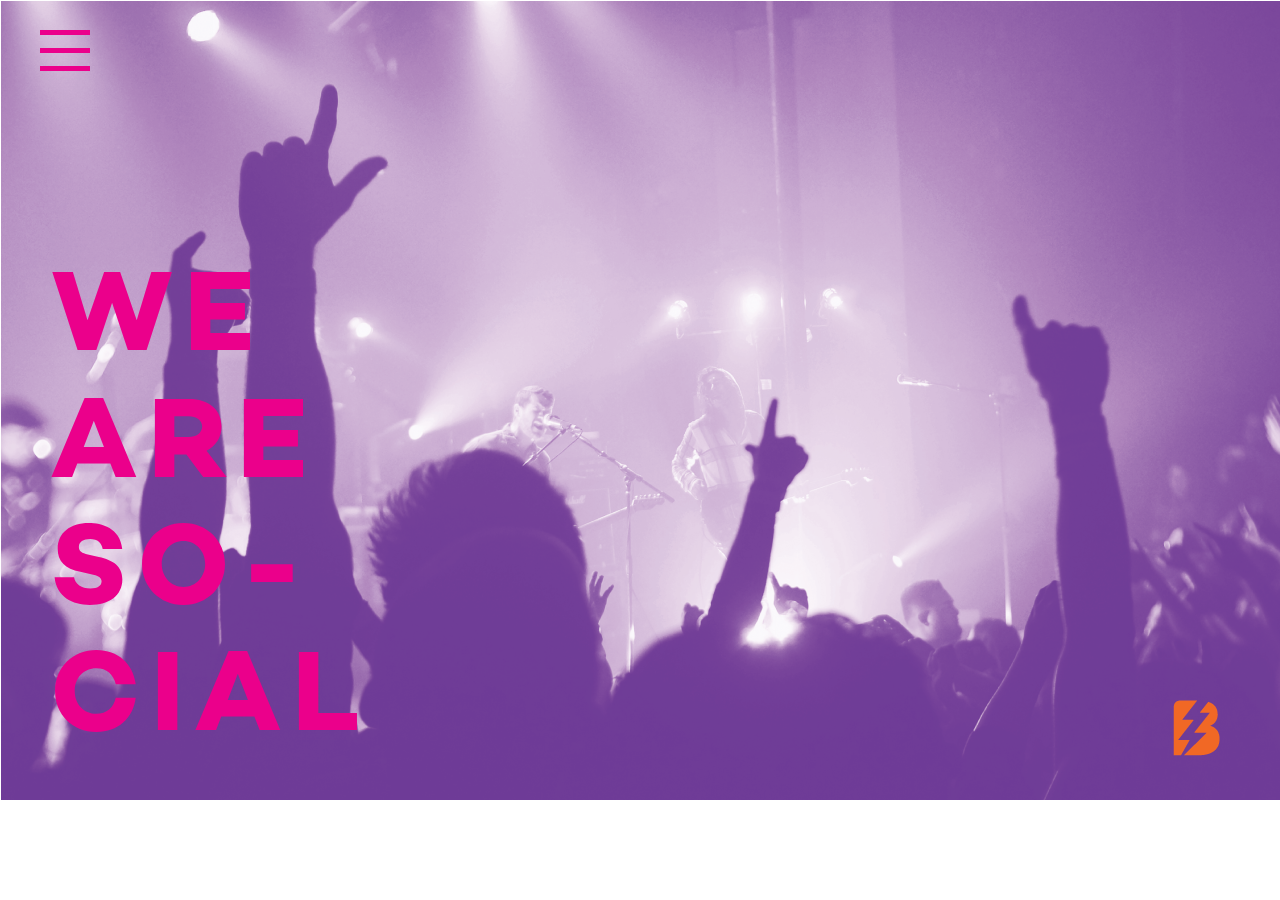
<file: index.html>
<!DOCTYPE html>
<html>
    <head>
        <title>BOLT</title>
        <meta name="description" content="A Social Media Event Planing App">
        <!--<link rel="stylesheet" href="main.scss">-->
        <link rel="icon" type="image/png" href="Images/Bolt-logo.png">
        <link rel="stylesheet" href="main.css">
        <link rel="stylesheet" href="https://maxcdn.bootstrapcdn.com/bootstrap/3.3.4/css/bootstrap.min.css">
        
       <script src="https://ajax.googleapis.com/ajax/libs/jquery/2.1.3/jquery.min.js"></script>
        <script src="https://ajax.googleapis.com/ajax/libs/jquery/1.11.2/jquery.min.js"></script>
        <script type="text/javascript" src="main.js"></script>
    </head>
    <header>
    
    </header>
    <body class="home-body container-fluid">
        <div class="row">
                <div class="button button-box col-md-2">
                    <div class="button-holder">
                <div id="button">
                    <div id="bar-top" class="bar"></div>
                    <div id="bar-middle" class="bar"></div>
                    <div id="bar-bottom" class="bar"></div>
                </div>
                    </div>
                </div>
            <article id="emptySpace" class="col-md-8 col-xs-0">
            </article>
        </div>
        <div class="row">
            <aside class="col-md-0">
                <div class="sideMenu hidden">
                    <nav>
                        <ul>
                            <li id="first" class="nav-line"></li>
                            <a href="index.html"><li>Home</li></a>
                            <li class="nav-line"></li>
                            <a href="creators.html"><li>Creators</li></a>
                            <li class="nav-line"></li>
                            <a href="bolt-is.html"><li>Bolt is</li></a>
                            <li class="nav-line"></li>
                            <a href="testimonials.html"><li>Testimonials</li></a>
                            <li class="nav-line"></li>
                            <a href="FAQ+support.html"><li>Faq <b id="plusSign">+</b> Support</li></a>
                            <li id="last" class="nav-line"></li>
                        </ul>
                    </nav>
                </aside>
        <aside class="col-md-5 col-xs-6 home-title main-content">
            <h1>We are So-cial</h1>
        </aside>
            <article id="emptySpace" class="empty-space col-md-6 col-xs-0">
            </article>
            <div class="row">
                <img id="boltLogo" src="Images/Bolt-logo.png">
            </div>
         </div>
        <footer>
        </footer>
    </body>
</html>
</file>
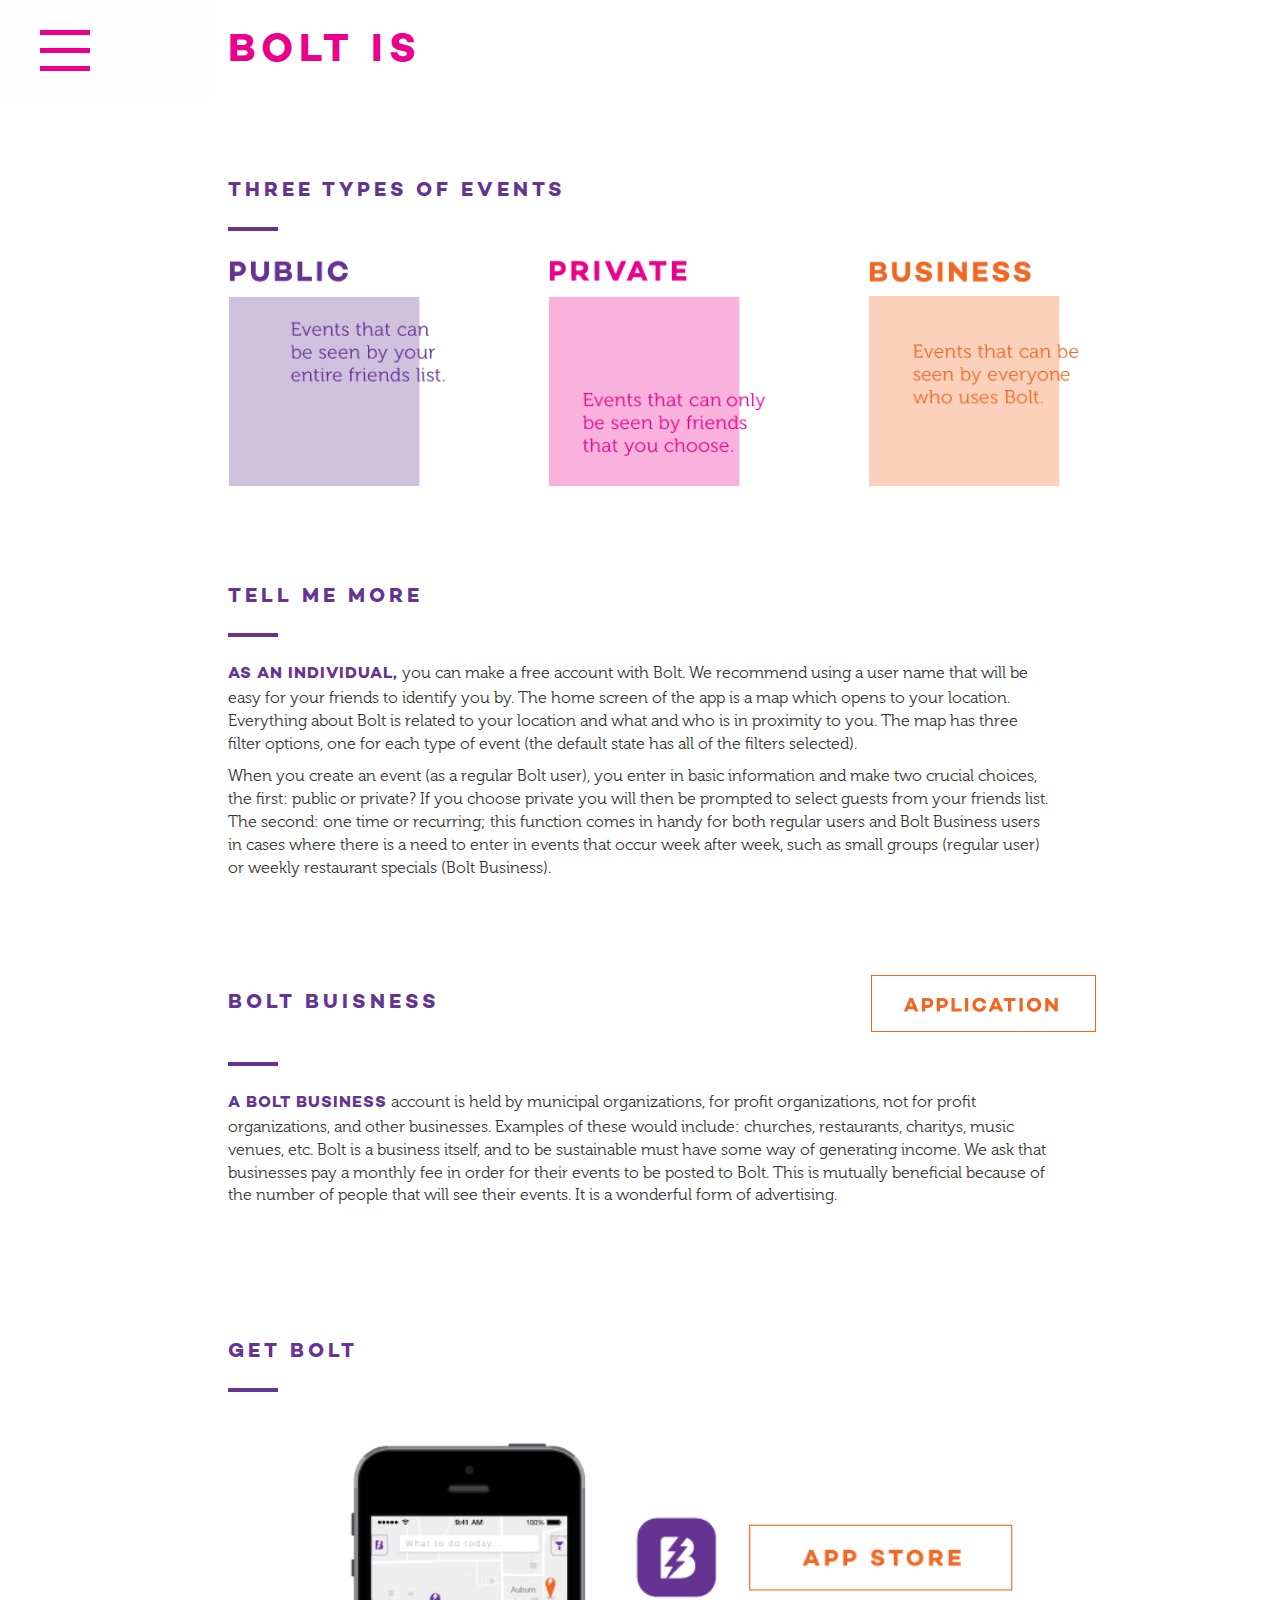
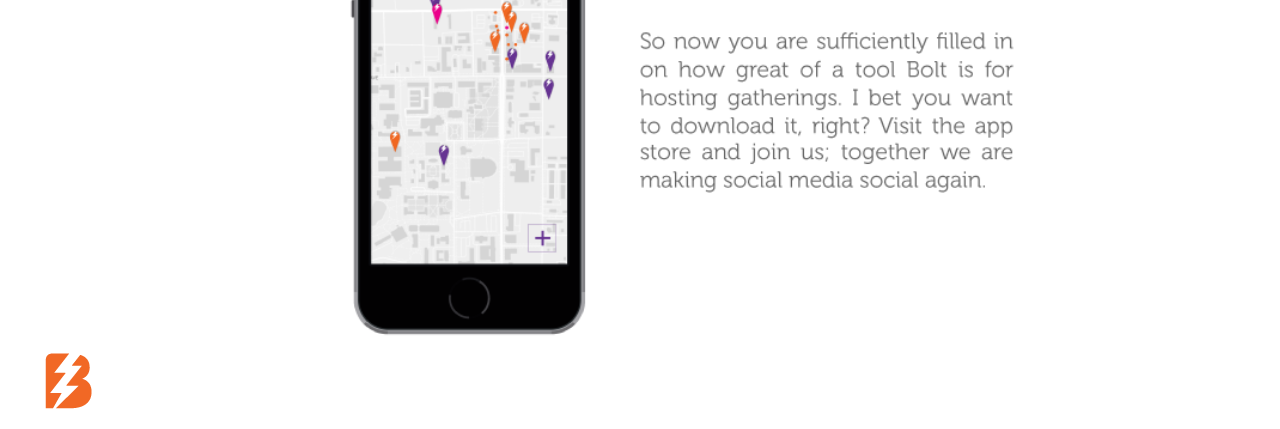
<file: bolt-is.html>
<!DOCTYPE html>
<html>
    <head>
        <title>BOLT-BOLT-IS</title>
        <meta name="description" content="A Social Media Event Planing App">
        <!--<link rel="stylesheet" href="main.scss">-->
        <link rel="icon" type="image/png" href="Images/Bolt-logo.png">
        <link rel="stylesheet" href="main.css">
        <link rel="stylesheet" href="https://maxcdn.bootstrapcdn.com/bootstrap/3.3.4/css/bootstrap.min.css">
        
       <script src="https://ajax.googleapis.com/ajax/libs/jquery/2.1.3/jquery.min.js"></script>
        <script src="https://ajax.googleapis.com/ajax/libs/jquery/1.11.2/jquery.min.js"></script>
        <script type="text/javascript" src="main.js"></script>
    </head>
    <header>
    
    </header>
    <body class="container-fluid">
        <div class="row">
                <div class="button button-box col-md-2">
                    <div class="button-holder">
                <div id="button">
                    <div id="bar-top" class="bar"></div>
                    <div id="bar-middle" class="bar"></div>
                    <div id="bar-bottom" class="bar"></div>
                </div>
                    </div>
                </div>
            <article id="emptySpace" class="col-md-8">
                <h1 id="title">Bolt is</h1>
            </article>
        </div>
        <div class="row">
            <aside class="col-md-0">
                <div class="sideMenu hidden">
                    <nav>
                        <ul>
                            <li id="first" class="nav-line"></li>
                            <a href="index.html"><li>Home</li></a>
                            <li class="nav-line"></li>
                            <a href="creators.html"><li>Creators</li></a>
                            <li class="nav-line"></li>
                            <a href="bolt-is.html"><li>Bolt is</li></a>
                            <li class="nav-line"></li>
                            <a href="testimonials.html"><li>Testimonials</li></a>
                            <li class="nav-line"></li>
                            <a href="FAQ+support.html"><li>Faq <b id="plusSign">+</b> Support</li></a>
                            <li id="last" class="nav-line"></li>
                        </ul>
                    </nav>
                    <div class="nav-vert-line-test"></div>
                    </div>
                </aside>
            <article class="create-space2 col-md-2"></article>
            <article class="sub-title col-md-10">
                    <h2 id="subTitle">Three types of events</h2>
                </article>
            <article class="create-space2 col-md-2"></article>
            <article class="sub-title line-is col-md-10">
                    <div id="lineIs"></div>
                </article>
            <article class="create-space2 col-md-2"></article>
            <article class="col-md-2">
                <img src="Images/Boltis_public.png" width="120%" height="120%">
            </article>
            <article class="col-md-1"></article>
            <article class="col-md-2">
                <img src="Images/Boltis_private.png" width="120%" height="120%">
            </article>
            <article class="col-md-1"></article>
            <article class="col-md-2">
                <img src="Images/Boltis_Business.png" width="120%" height="120%">
            </article>
            <article class="create-box col-md-2"></article>
            <article class="create-space2 col-md-2"></article>
            <article class="sub-title col-md-10">
                    <h2 id="subTitle">Tell me more</h2>
                </article>
            <article class="create-space2 col-md-2"></article>
            <article class="sub-title line-is col-md-10">
                    <div id="lineIs"></div>
                </article>
            <article class="create-space2 col-md-2"></article>
            <article class="bolt-is-piece col-md-8">
                <p class="is-content"><b id="isBold">AS AN INDIVIDUAL,</b> you can make a free account with Bolt. We recommend using a user name that will be easy for your friends to identify you by. The home screen of the app is a map which opens to your location. Everything about Bolt is related to your location and what and who is in proximity to you. The map has three filter options, one for each type of event (the default state has all of the filters selected).</p> 

<p class="is-content">When you create an event (as a regular Bolt user), you enter in basic information and make two crucial choices, the first: public or private? If you choose private you will then be prompted to select guests from your friends list. The second: one time or recurring; this function comes in handy for both regular users and Bolt Business users in cases where there is a need to enter in events that occur week after week, such as small groups (regular user) or weekly restaurant specials (Bolt Business). </p>
            </article>
            <article class="create-box col-md-2"></article>
            <article class="create-space2 col-md-2"></article>
            <article class="sub-title2 col-md-6">
                    <h2 id="subTitle">Bolt buisness</h2>
                </article>
            <article class="application-button col-md-4">
                <img id="appButton" src="Images/Boltis_applicationbutton.png">
            </article>
            <article class="create-space2 col-md-2"></article>
            <article class="sub-title line-is col-md-10">
                    <div id="lineIs"></div>
                </article>
            <article class="create-space2 col-md-2"></article>
            <article class="bolt-is-piece col-md-8">
                <p class="is-content"><b id="isBold">A BOLT BUSINESS</b>  account is held by municipal organizations, for profit organizations, not for profit organizations, and other businesses. Examples of these would include: churches, restaurants, charitys, music venues, etc. Bolt is a business itself, and to be sustainable must have some way of generating income. We ask that businesses pay a monthly fee in order for their events to be posted to Bolt. This is mutually beneficial because of the number of people that will see their events. It is a wonderful form of advertising.</p> 
            </article>
            <article class="create-box col-md-2"></article>
             <article class="create-space2 col-md-2"></article>
            <article class="sub-title col-md-10">
                    <h2 id="subTitleGetBolt">get bolt</h2>
                </article>
            <article class="create-space2 col-md-2"></article>
            <article class="sub-title line-is col-md-10">
                    <div id="lineIs"></div>
                </article>
            <article class="create-space3 col-md-3"></article>
            <article class="bolt-is-piece2 col-md-8">
                <img src="Images/Boltis_appblock.png" width="85%" height="85%">
            </article>
            </div>
        <div class="row">
            <img id="logoPages" class="logo-on-page" src="Images/Bolt-logo.png">
        </div>
        </body>
    </html>
</file>
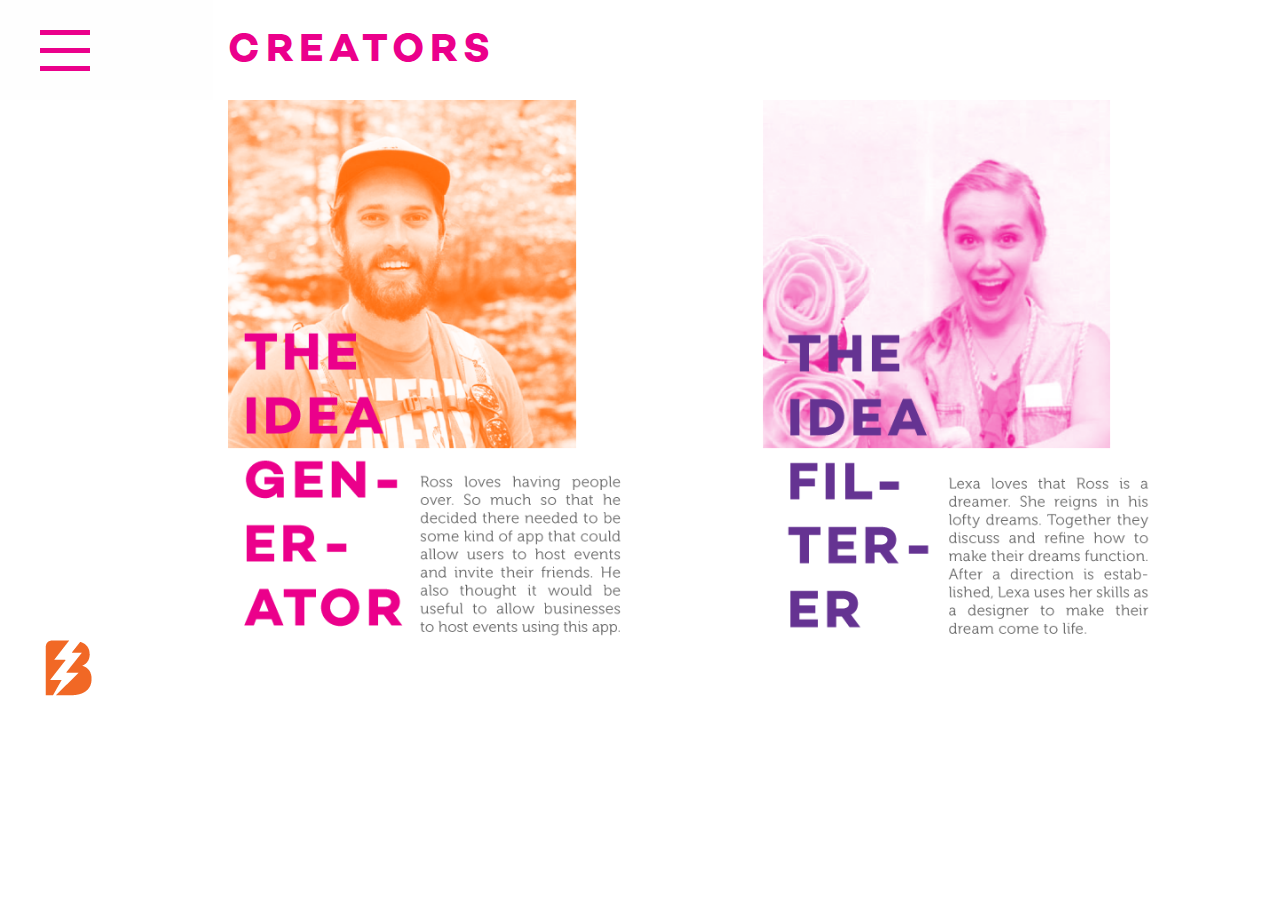
<file: creators.html>
<!DOCTYPE html>
<html>
    <head>
        <title>BOLT-CREATORS</title>
        <meta name="description" content="A Social Media Event Planing App">
        <!--<link rel="stylesheet" href="main.scss">-->
        <link rel="icon" type="image/png" href="Images/Bolt-logo.png">
        <link rel="stylesheet" href="main.css">
        <link rel="stylesheet" href="https://maxcdn.bootstrapcdn.com/bootstrap/3.3.4/css/bootstrap.min.css">
        
       <script src="https://ajax.googleapis.com/ajax/libs/jquery/2.1.3/jquery.min.js"></script>
        <script src="https://ajax.googleapis.com/ajax/libs/jquery/1.11.2/jquery.min.js"></script>
        <script type="text/javascript" src="main.js"></script>
    </head>
    <header>
    
    </header>
    <body class="container-fluid">
        <div class="row">
                <div class="button button-box col-md-2">
                    <div class="button-holder">
                <div id="button">
                    <div id="bar-top" class="bar"></div>
                    <div id="bar-middle" class="bar"></div>
                    <div id="bar-bottom" class="bar"></div>
                </div>
                    </div>
                </div>
            <article id="emptySpace" class="col-md-8">
                <h1 id="title">Creators</h1>
            </article>
        </div>
        <div class="row">
            <aside class="col-md-0">
                <div class="sideMenu hidden">
                    <nav>
                        <ul>
                            <li id="first" class="nav-line"></li>
                            <a href="index.html"><li>Home</li></a>
                            <li class="nav-line"></li>
                            <a href="creators.html"><li>Creators</li></a>
                            <li class="nav-line"></li>
                            <a href="bolt-is.html"><li>Bolt is</li></a>
                            <li class="nav-line"></li>
                            <a href="testimonials.html"><li>Testimonials</li></a>
                            <li class="nav-line"></li>
                            <a href="FAQ+support.html"><li>Faq <b id="plusSign">+</b> Support</li></a>
                            <li id="last" class="nav-line"></li>
                        </ul>
                    </nav>
                    <div class="nav-vert-line"></div>
                    </div>
                </aside>
            <article class="create-space2 col-md-2"></article>
            <article class="col-md-4">
                <img src="Images/Creators_ross.png" width="100%" height="100%">
            </article>
            <article class="create-space1 col-md-1"></article>
            <article class="col-md-4">
                <img src="Images/Creators_lexa.png" width="100%" height="100%">
            </article>
            </div>
        <div class="row">
            <img id="logoPages" class="logo-on-page" src="Images/Bolt-logo.png">
        </div>
        </body>
    </html>
</file>
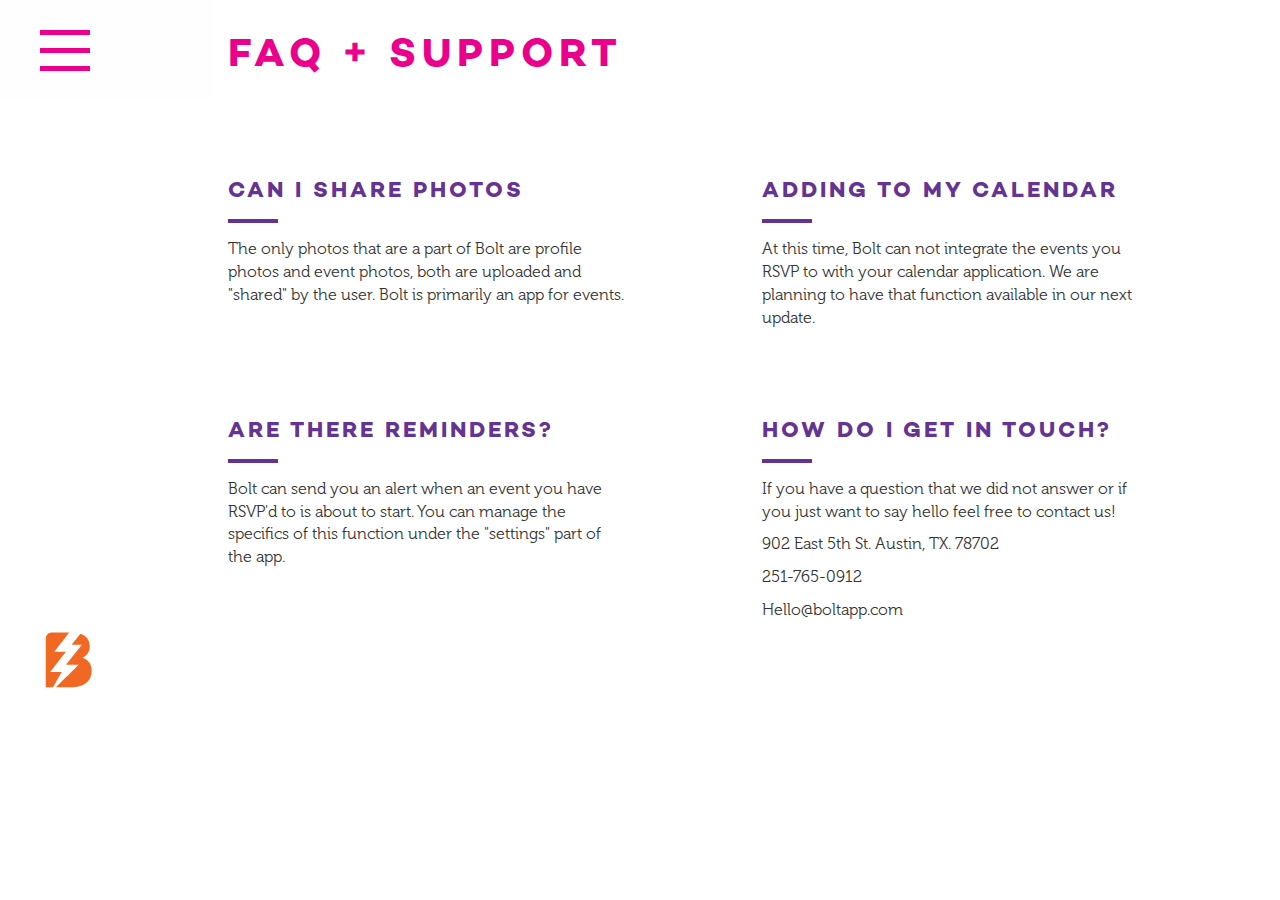
<file: FAQ+support.html>
<!DOCTYPE html>
<html>
    <head>
        <title>BOLT-FAQ+SUPPORT</title>
        <meta name="description" content="A Social Media Event Planing App">
        <!--<link rel="stylesheet" href="main.scss">-->
        <link rel="icon" type="image/png" href="Images/Bolt-logo.png">
        <link rel="stylesheet" href="main.css">
        <link rel="stylesheet" href="https://maxcdn.bootstrapcdn.com/bootstrap/3.3.4/css/bootstrap.min.css">
       <script src="https://ajax.googleapis.com/ajax/libs/jquery/2.1.3/jquery.min.js"></script>
        <script src="https://ajax.googleapis.com/ajax/libs/jquery/1.11.2/jquery.min.js"></script>
        <script type="text/javascript" src="main.js"></script>
    </head>
    <header>
    
    </header>
    <body class="container-fluid">
        <div class="row">
                <div class="button button-box col-md-2">
                    <div class="button-holder">
                <div id="button">
                    <div id="bar-top" class="bar"></div>
                    <div id="bar-middle" class="bar"></div>
                    <div id="bar-bottom" class="bar"></div>
                </div>
                    </div>
                </div>
            <article id="emptySpace" class="col-md-8">
                <h1 id="title">faq <b id="plusSign">+</b> support</h1>
            </article>
        </div>
        <div class="row">
            <aside class="col-md-0">
                <div class="sideMenu hidden">
                    <nav>
                        <ul>
                            <li id="first" class="nav-line"></li>
                            <a href="index.html"><li>Home</li></a>
                            <li class="nav-line"></li>
                            <a href="creators.html"><li>Creators</li></a>
                            <li class="nav-line"></li>
                            <a href="bolt-is.html"><li>Bolt is</li></a>
                            <li class="nav-line"></li>
                            <a href="testimonials.html"><li>Testimonials</li></a>
                            <li class="nav-line"></li>
                            <a href="FAQ+support.html"><li>Faq <b id="plusSign">+</b> Support</li></a>
                            <li id="last" class="nav-line"></li>
                        </ul>
                    </nav>
                    <div class="nav-vert-line-faq"></div>
                    </div>
                </aside>
            <article class="create-space2 col-md-2"></article>
            <article class="sub-title col-md-4">
                    <h2 id="subTitleFaq">Can I share photos</h2>
                </article>
            <article class="create-space1 col-md-1"></article>
            <article class="sub-title col-md-4">
                    <h2 id="subTitleFaq">Adding to my calendar</h2>
                </article>
             <article class="create-space2 col-md-2"></article>
            <article class="sub-title line-is col-md-4">
                    <div id="lineIsFaq"></div>
                </article>
             <article class="create-space1 col-md-1"></article>
            <article class="sub-title line-is col-md-4">
                    <div id="lineIsFaq"></div>
                </article>
            <article class="create-space2 col-md-2"></article>
                <article class="content-text col-md-4">
                    <p id="contText">The only photos that are a part of Bolt are profile photos and event photos, both are uploaded and &#34shared&#34 by the user.  Bolt is primarily an app for events. </p>
                </article>
            <article class="create-space1 col-md-1"></article>
            <article class="content-text col-md-4">
                    <p id="contText">At this time, Bolt can not integrate the events you RSVP to with your calendar application. We are planning to have that function available in our next update.  </p>
                </article>
            <article class="create-space2 col-md-2"></article>
            <article class="sub-title col-md-4">
                    <h2 id="subTitleFaq">are there reminders?</h2>
                </article>
            <article class="create-space1 col-md-1"></article>
            <article class="sub-title col-md-4">
                    <h2 id="subTitleFaq">how do i get in touch?</h2>
                </article>
             <article class="create-space2 col-md-2"></article>
            <article class="sub-title line-is col-md-4">
                    <div id="lineIsFaq"></div>
                </article>
             <article class="create-space1 col-md-1"></article>
            <article class="sub-title line-is col-md-4">
                    <div id="lineIsFaq"></div>
                </article>
            <article class="create-space2 col-md-2"></article>
                <article class="content-text col-md-4">
                    <p id="contText">Bolt can send you an alert when an event you have RSVP&#39d to is about to start. You can manage the specifics of this function under the &#34settings&#34 part of the app.  </p>
                </article>
            <article class="create-space1 col-md-1"></article>
            <article class="content-text col-md-4">
                    <p id="contText">If you have a question that we did not answer or if you just want to say hello feel free to contact us!</p>

<p id="contText">902 East 5th St. Austin, TX. 78702</p>

<p id="contText">251-765-0912</p>

<p id="contText">Hello@boltapp.com</p>
                </article>
            </div>
        <div class="row">
            <img id="logoPages" class="logo-on-page" src="Images/Bolt-logo.png">
        </div>
        </body>
    </html>
</file>
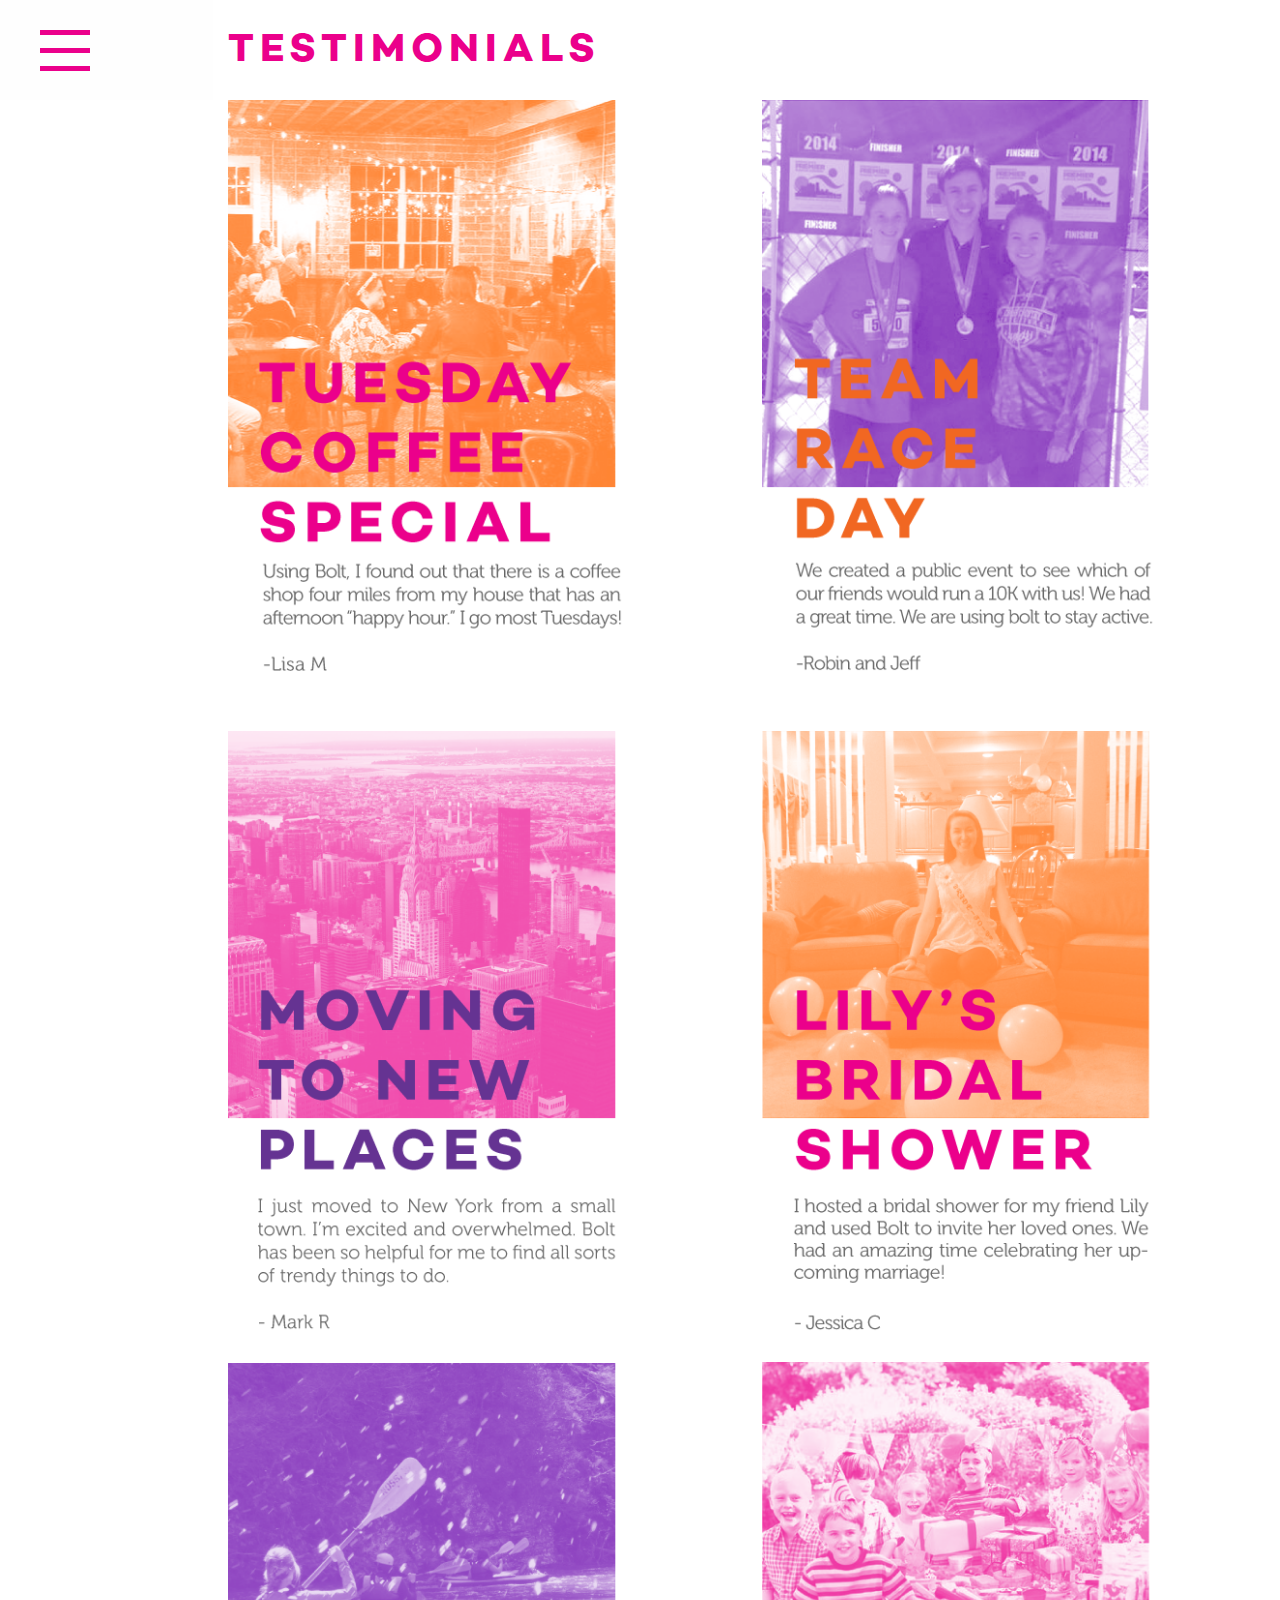
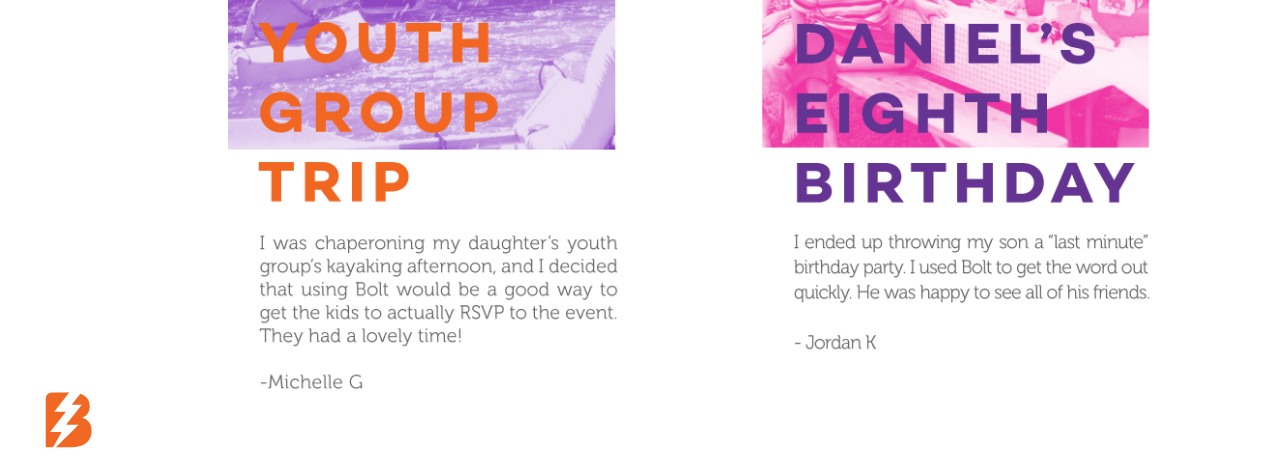
<file: testimonials.html>
<!DOCTYPE html>
<html>
    <head>
        <title>BOLT-TESTIMONIALS</title>
        <meta name="description" content="A Social Media Event Planing App">
        <!--<link rel="stylesheet" href="main.scss">-->
        <link rel="icon" type="image/png" href="Images/Bolt-logo.png">
        <link rel="stylesheet" href="main.css">
        <link rel="stylesheet" href="https://maxcdn.bootstrapcdn.com/bootstrap/3.3.4/css/bootstrap.min.css">
        
       <script src="https://ajax.googleapis.com/ajax/libs/jquery/2.1.3/jquery.min.js"></script>
        <script src="https://ajax.googleapis.com/ajax/libs/jquery/1.11.2/jquery.min.js"></script>
        <script type="text/javascript" src="main.js"></script>
    </head>
    <header>
    
    </header>
    <body class="container-fluid">
        <div class="row">
                <div class="button button-box col-md-2">
                    <div class="button-holder">
                <div id="button">
                    <div id="bar-top" class="bar"></div>
                    <div id="bar-middle" class="bar"></div>
                    <div id="bar-bottom" class="bar"></div>
                </div>
                    </div>
                </div>
            <article id="emptySpace" class="col-md-8">
                <h1 id="title">Testimonials</h1>
            </article>
        </div>
        <div class="row">
            <aside class="col-md-0">
                <div class="sideMenu hidden">
                    <nav>
                        <ul>
                            <li id="first" class="nav-line"></li>
                            <a href="index.html"><li>Home</li></a>
                            <li class="nav-line"></li>
                            <a href="creators.html"><li>Creators</li></a>
                            <li class="nav-line"></li>
                            <a href="bolt-is.html"><li>Bolt is</li></a>
                            <li class="nav-line"></li>
                            <a href="testimonials.html"><li>Testimonials</li></a>
                            <li class="nav-line"></li>
                            <a href="FAQ+support.html"><li>Faq <b id="plusSign">+</b> Support</li></a>
                            <li id="last" class="nav-line"></li>
                        </ul>
                    </nav>
                    <div class="nav-vert-line-test"></div>
                    </div>
                </aside>
            <article class="create-space2 col-md-2"></article>
            <article class="col-md-4">
                <img src="Images/Testimonials_Coffee.png" width="100%" height="100%">
            </article>
            <article class="create-space1 col-md-1"></article>
            <article class="col-md-4">
                <img src="Images/Testimonials_Race.png" width="100%" height="100%">
            </article>
            
            <article class="create-space2 col-md-2"></article>
            <article class="col-md-4">
                <img src="Images/Testimonial_NewYork.png" width="100%" height="100%">
            </article>
            <article class="create-space1 col-md-1"></article>
            <article class="col-md-4">
                <img src="Images/Testimonials_Lily.png" width="100%" height="100%">
            </article>
            
            <article class="create-space2 col-md-2"></article>
            <article class="col-md-4">
                <img src="Images/Testimonials_Youth.png" width="100%" height="100%">
            </article>
            <article class="create-space1 col-md-1"></article>
            <article class="col-md-4">
                <img src="Images/Testimonial_Daniel.png" width="100%" height="100%">
            </article>
            </div>
        <div class="row">
            <img id="logoPages" class="logo-on-page" src="Images/Bolt-logo.png">
        </div>
        </body>
    </html>
</file>
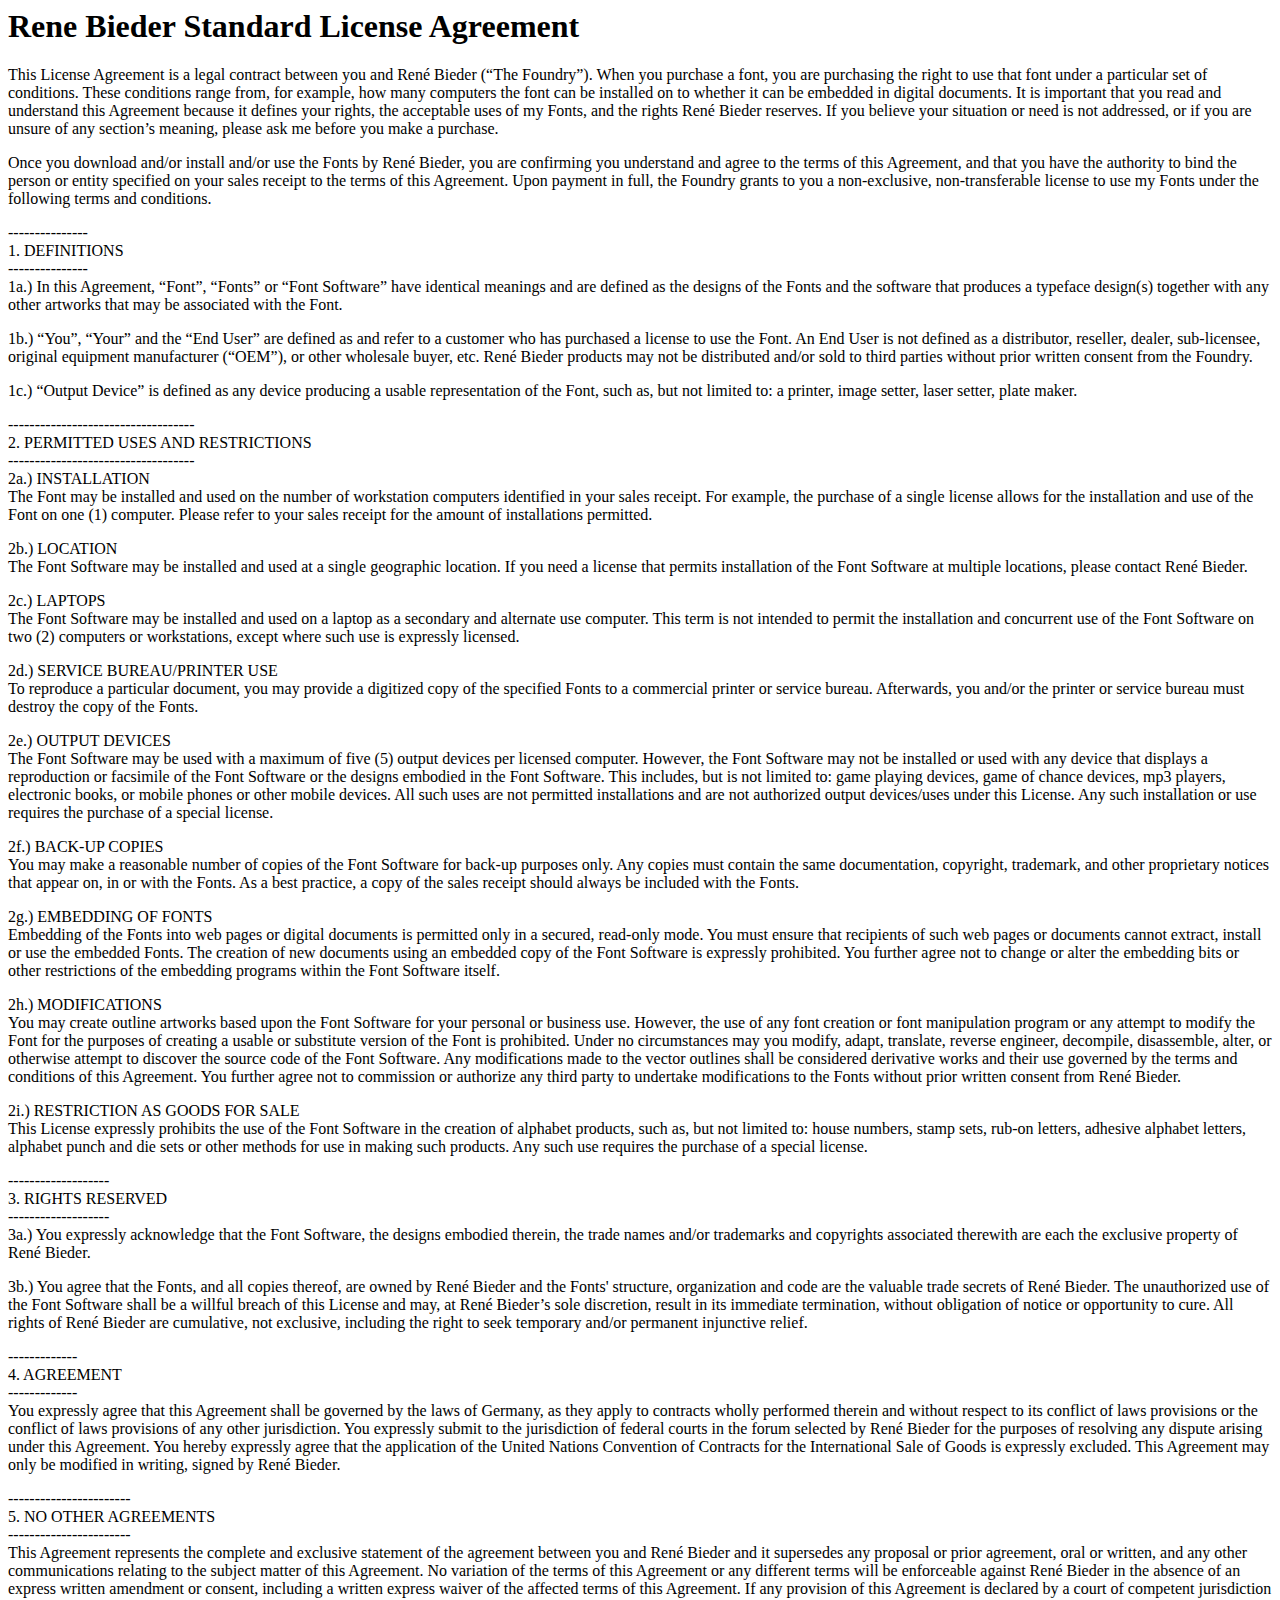
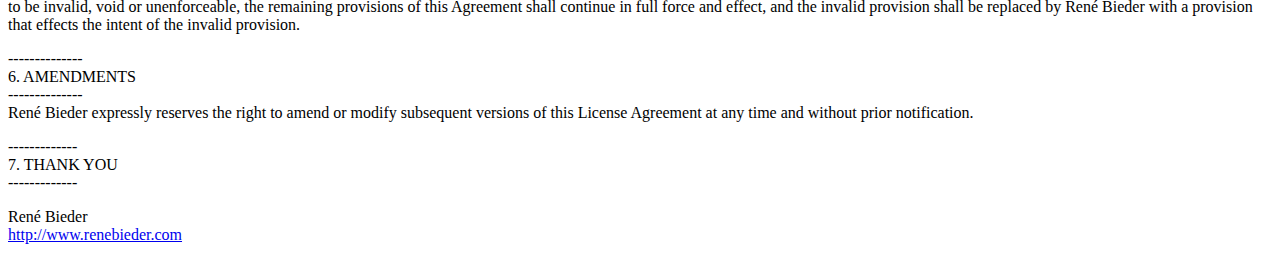
<file: Campton Light DEMO/Licenses/Rene Bieder Standard License Agreement.html>
<html><head>
<title>Rene Bieder Standard License Agreement</title><meta http-equiv='Content-Type' content='text/html; charset=utf-8'>
</head>
<body>
<h1>Rene Bieder Standard License Agreement</h1><p>This License Agreement is a legal contract between you and René Bieder (&#8220;The Foundry&#8221;). When you purchase a font, you are purchasing the right to use that font under a particular set of conditions. These conditions range from, for example, how many computers the font can be installed on to whether it can be embedded in digital documents. It is important that you read and understand this Agreement because it defines your rights, the acceptable uses of my Fonts, and the rights René Bieder reserves. If you believe your situation or need is not addressed, or if you are unsure of any section&#8217;s meaning, please ask me before you make a purchase.</p>
<p>Once you download and/or install and/or use the Fonts by René Bieder, you are confirming you understand and agree to the terms of this Agreement, and that you have the authority to bind the person or entity specified on your sales receipt to the terms of this Agreement. Upon payment in full, the Foundry grants to you a non-exclusive, non-transferable license to use my Fonts under the following terms and conditions.</p>
<p>---------------<br>
1. DEFINITIONS<br>
---------------<br>
1a.) In this Agreement, &#8220;Font&#8221;, &#8220;Fonts&#8221; or &#8220;Font Software&#8221; have identical meanings and are defined as the designs of the Fonts and the software that produces a typeface design(s) together with any other artworks that may be associated with the Font. </p>
<p>1b.) &#8220;You&#8221;, &#8220;Your&#8221; and the &#8220;End User&#8221; are defined as and refer to a customer who has purchased a license to use the Font. An End User is not defined as a distributor, reseller, dealer, sub-licensee, original equipment manufacturer (&#8220;OEM&#8221;), or other wholesale buyer, etc. René Bieder products may not be distributed and/or sold to third parties without prior written consent from the Foundry. </p>
<p>1c.) &#8220;Output Device&#8221; is defined as any device producing a usable representation of the Font, such as, but not limited to: a printer, image setter, laser setter, plate maker.  </p>
<p>-----------------------------------<br>
2. PERMITTED USES AND RESTRICTIONS<br>
-----------------------------------<br>
2a.) INSTALLATION <br>
The Font may be installed and used on the number of workstation computers identified in your sales receipt. For example, the purchase of a single license allows for the installation and use of the Font on one (1) computer. Please refer to your sales receipt for the amount of installations permitted.</p>
<p>2b.) LOCATION <br>
The Font Software may be installed and used at a single geographic location. If you need a license that permits installation of the Font Software at multiple locations, please contact René Bieder. </p>
<p>2c.) LAPTOPS<br>
The Font Software may be installed and used on a laptop as a secondary and alternate use computer. This term is not intended to permit the installation and concurrent use of the Font Software on two (2) computers or workstations, except where such use is expressly licensed.</p>
<p>2d.) SERVICE BUREAU/PRINTER USE <br>
To reproduce a particular document, you may provide a digitized copy of the specified Fonts to a commercial printer or service bureau. Afterwards, you and/or the printer or service bureau must destroy the copy of the Fonts. </p>
<p>2e.) OUTPUT DEVICES<br>
The Font Software may be used with a maximum of five (5) output devices per licensed computer. However, the Font Software may not be installed or used with any device that displays a reproduction or facsimile of the Font Software or the designs embodied in the Font Software. This includes, but is not limited to: game playing devices, game of chance devices, mp3 players, electronic books, or mobile phones or other mobile devices. All such uses are not permitted installations and are not authorized output devices/uses under this License. Any such installation or use requires the purchase of a special license.</p>
<p>2f.) BACK-UP COPIES<br>
You may make a reasonable number of copies of the Font Software for back-up purposes only. Any copies must contain the same documentation, copyright, trademark, and other proprietary notices that appear on, in or with the Fonts. As a best practice, a copy of the sales receipt should always be included with the Fonts.</p>
<p>2g.) EMBEDDING OF FONTS <br>
Embedding of the Fonts into web pages or digital documents is permitted only in a secured, read-only mode. You must ensure that recipients of such web pages or documents cannot extract, install or use the embedded Fonts. The creation of new documents using an embedded copy of the Font Software is expressly prohibited. You further agree not to change or alter the embedding bits or other restrictions of the embedding programs within the Font Software itself.</p>
<p>2h.) MODIFICATIONS <br>
You may create outline artworks based upon the Font Software for your personal or business use. However, the use of any font creation or font manipulation program or any attempt to modify the Font for the purposes of creating a usable or substitute version of the Font is prohibited. Under no circumstances may you modify, adapt, translate, reverse engineer, decompile, disassemble, alter, or otherwise attempt to discover the source code of the Font Software. Any modifications made to the vector outlines shall be considered derivative works and their use governed by the terms and conditions of this Agreement. You further agree not to commission or authorize any third party to undertake modifications to the Fonts without prior written consent from René Bieder. </p>
<p>2i.) RESTRICTION AS GOODS FOR SALE<br>
This License expressly prohibits the use of the Font Software in the creation of alphabet products, such as, but not limited to: house numbers, stamp sets, rub-on letters, adhesive alphabet letters, alphabet punch and die sets or other methods for use in making such products. Any such use requires the purchase of a special license.</p>
<p>-------------------<br>
3. RIGHTS RESERVED <br>
-------------------<br>
3a.) You expressly acknowledge that the Font Software, the designs embodied therein, the trade names and/or trademarks and copyrights associated therewith are each the exclusive property of René Bieder. </p>
<p>3b.) You agree that the Fonts, and all copies thereof, are owned by René Bieder and the Fonts' structure, organization and code are the valuable trade secrets of René Bieder. The unauthorized use of the Font Software shall be a willful breach of this License and may, at René Bieder&#8217;s sole discretion, result in its immediate termination, without obligation of notice or opportunity to cure. All rights of René Bieder are cumulative, not exclusive, including the right to seek temporary and/or permanent injunctive relief.</p>
<p>-------------<br>
4. AGREEMENT <br>
-------------<br>
You expressly agree that this Agreement shall be governed by the laws of Germany, as they apply to contracts wholly performed therein and without respect to its conflict of laws provisions or the conflict of laws provisions of any other jurisdiction. You expressly submit to the jurisdiction of federal courts in the forum selected by René Bieder for the purposes of resolving any dispute arising under this Agreement. You hereby expressly agree that the application of the United Nations Convention of Contracts for the International Sale of Goods is expressly excluded. This Agreement may only be modified in writing, signed by René Bieder.</p>
<p>-----------------------<br>
5. NO OTHER AGREEMENTS<br>
-----------------------<br>
This Agreement represents the complete and exclusive statement of the agreement between you and René Bieder and it supersedes any proposal or prior agreement, oral or written, and any other communications relating to the subject matter of this Agreement. No variation of the terms of this Agreement or any different terms will be enforceable against René Bieder in the absence of an express written amendment or consent, including a written express waiver of the affected terms of this Agreement. If any provision of this Agreement is declared by a court of competent jurisdiction to be invalid, void or unenforceable, the remaining provisions of this Agreement shall continue in full force and effect, and the invalid provision shall be replaced by René Bieder with a provision that effects the intent of the invalid provision.</p>
<p>--------------<br>
6. AMENDMENTS<br>
--------------<br>
René Bieder expressly reserves the right to amend or modify subsequent versions of this License Agreement at any time and without prior notification.</p>
<p>-------------<br>
7. THANK YOU<br>
-------------</p>
<p>René Bieder<br>
<a href="http://www.renebieder.com">http://www.renebieder.com</a></p>
</body>
</html>
</file>
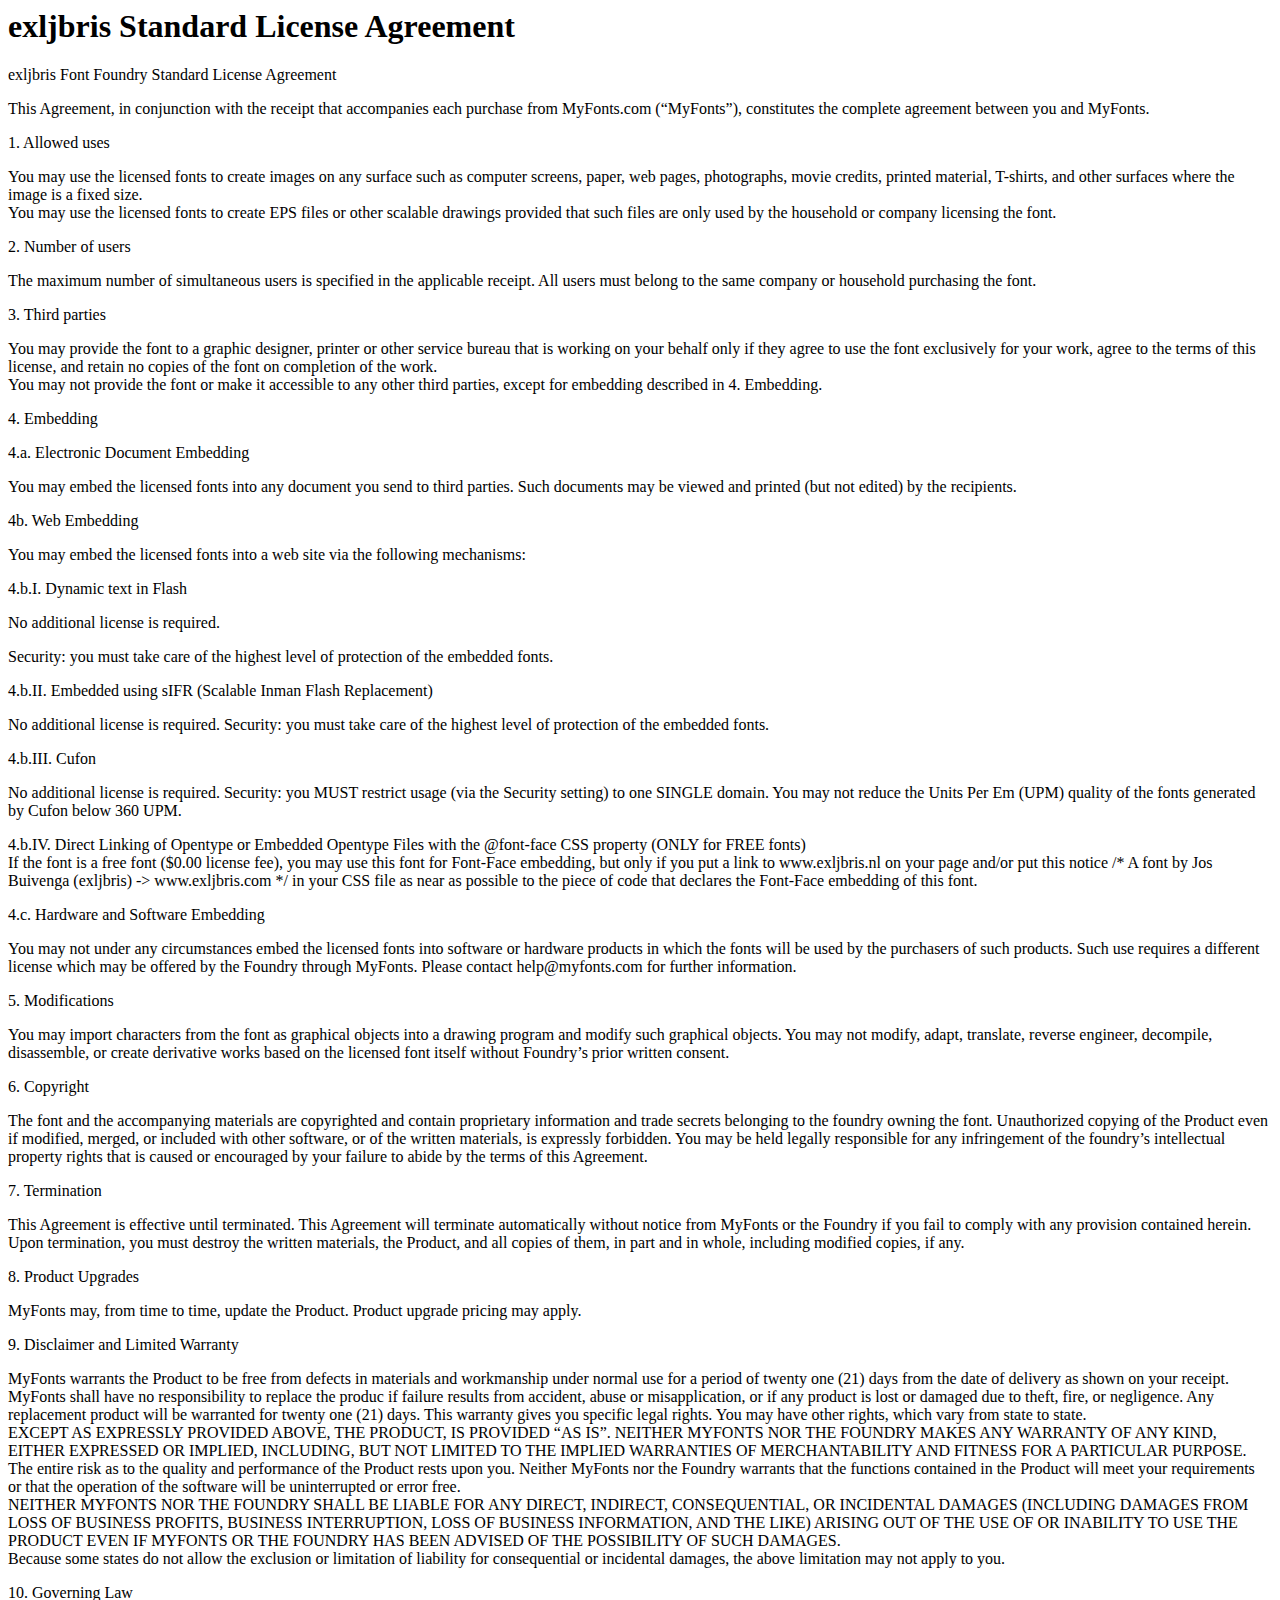
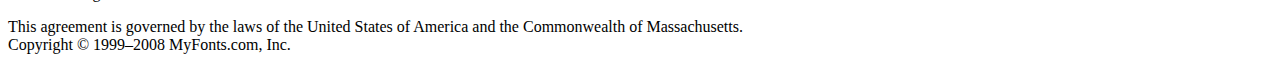
<file: Museo-300/Licenses/exljbris Standard License Agreement.html>
<html><head>
<title>exljbris Standard License Agreement</title><meta http-equiv='Content-Type' content='text/html; charset=utf-8'>
</head>
<body>
<h1>exljbris Standard License Agreement</h1><p>exljbris Font Foundry Standard License Agreement</p>
<p>This Agreement, in conjunction with the receipt that accompanies each purchase from MyFonts.com (“MyFonts”), constitutes the complete agreement between you and MyFonts.</p>
<p>1. Allowed uses </p>
<p>You may use the licensed fonts to create images on any surface such as computer screens, paper, web pages, photographs, movie credits, printed material, T-shirts, and other surfaces where the image is a fixed size. <br>
You may use the licensed fonts to create EPS files or other scalable drawings provided that such files are only used by the household or company licensing the font.</p>
<p>2. Number of users </p>
<p>The maximum number of simultaneous users is specified in the applicable receipt. All users must belong to the same company or household purchasing the font.</p>
<p>3. Third parties </p>
<p>You may provide the font to a graphic designer, printer or other service bureau that is working on your behalf only if they agree to use the font exclusively for your work, agree to the terms of this license, and retain no copies of the font on completion of the work.<br>
You may not provide the font or make it accessible to any other third parties, except for embedding described in 4. Embedding.</p>
<p>4. Embedding </p>
<p>4.a. Electronic Document Embedding </p>
<p>You may embed the licensed fonts into any document you send to third parties. Such documents may be viewed and printed (but not edited) by the recipients.</p>
<p>4b. Web Embedding </p>
<p>You may embed the licensed fonts into a web site via the following mechanisms:</p>
<p>4.b.I. Dynamic text in Flash </p>
<p>No additional license is required. </p>
<p>Security: you must take care of the highest level of protection of the embedded fonts.</p>
<p>4.b.II. Embedded using sIFR (Scalable Inman Flash Replacement) </p>
<p>No additional license is required. Security: you must take care of the highest level of protection of the embedded fonts.</p>
<p>4.b.III. Cufon </p>
<p>No additional license is required. Security: you MUST restrict usage (via the Security setting) to one SINGLE domain. You may not reduce the Units Per Em (UPM) quality of the fonts generated by Cufon below 360 UPM.</p>
<p>4.b.IV. Direct Linking of Opentype or Embedded Opentype Files with the @font-face CSS property (ONLY for FREE fonts)<br>
If the font is a free font ($0.00 license fee), you may use this font for Font-Face embedding, but only if you put a link to www.exljbris.nl on your page and/or put this notice /* A font by Jos Buivenga (exljbris) -> www.exljbris.com */ in your CSS file as near as possible to the piece of code that declares the Font-Face embedding of this font.</p>
<p>4.c. Hardware and Software Embedding </p>
<p>You may not under any circumstances embed the licensed fonts into software or hardware products in which the fonts will be used by the purchasers of such products. Such use requires a different license which may be offered by the Foundry through MyFonts. Please contact help@myfonts.com for further information.</p>
<p>5. Modifications </p>
<p>You may import characters from the font as graphical objects into a drawing program and modify such graphical objects. You may not modify, adapt, translate, reverse engineer, decompile, disassemble, or create derivative works based on the licensed font itself without Foundry’s prior written consent.</p>
<p>6. Copyright </p>
<p>The font and the accompanying materials are copyrighted and contain proprietary information and trade secrets belonging to the foundry owning the font. Unauthorized copying of the Product even if modified, merged, or included with other software, or of the written materials, is expressly forbidden. You may be held legally responsible for any infringement of the foundry’s intellectual property rights that is caused or encouraged by your failure to abide by the terms of this Agreement.</p>
<p>7. Termination </p>
<p>This Agreement is effective until terminated. This Agreement will terminate automatically without notice from MyFonts or the Foundry if you fail to comply with any provision contained herein. Upon termination, you must destroy the written materials, the Product, and all copies of them, in part and in whole, including modified copies, if any.</p>
<p>8. Product Upgrades </p>
<p>MyFonts may, from time to time, update the Product. Product upgrade pricing may apply.</p>
<p>9. Disclaimer and Limited Warranty </p>
<p>MyFonts warrants the Product to be free from defects in materials and workmanship under normal use for a period of twenty one (21) days from the date of delivery as shown on your receipt. MyFonts shall have no responsibility to replace the produc if failure results from accident, abuse or misapplication, or if any product is lost or damaged due to theft, fire, or negligence. Any replacement product will be warranted for twenty one (21) days. This warranty gives you specific legal rights. You may have other rights, which vary from state to state.<br>
EXCEPT AS EXPRESSLY PROVIDED ABOVE, THE PRODUCT, IS PROVIDED “AS IS”. NEITHER MYFONTS NOR THE FOUNDRY MAKES ANY WARRANTY OF ANY KIND, EITHER EXPRESSED OR IMPLIED, INCLUDING, BUT NOT LIMITED TO THE IMPLIED WARRANTIES OF MERCHANTABILITY AND FITNESS FOR A PARTICULAR PURPOSE.<br>
The entire risk as to the quality and performance of the Product rests upon you. Neither MyFonts nor the Foundry warrants that the functions contained in the Product will meet your requirements or that the operation of the software will be uninterrupted or error free.<br>
NEITHER MYFONTS NOR THE FOUNDRY SHALL BE LIABLE FOR ANY DIRECT, INDIRECT, CONSEQUENTIAL, OR INCIDENTAL DAMAGES (INCLUDING DAMAGES FROM LOSS OF BUSINESS PROFITS, BUSINESS INTERRUPTION, LOSS OF BUSINESS INFORMATION, AND THE LIKE) ARISING OUT OF THE USE OF OR INABILITY TO USE THE PRODUCT EVEN IF MYFONTS OR THE FOUNDRY HAS BEEN ADVISED OF THE POSSIBILITY OF SUCH DAMAGES.<br>
Because some states do not allow the exclusion or limitation of liability for consequential or incidental damages, the above limitation may not apply to you.</p>
<p>10. Governing Law </p>
<p>This agreement is governed by the laws of the United States of America and the Commonwealth of Massachusetts.<br>
Copyright © 1999–2008 MyFonts.com, Inc.</p>
</body>
</html>
</file>
<file: main.css>
/*Main Css*/
@import url(http://fonts.googleapis.com/css?family=Montserrat);
@font-face {
    font-family: camptonbold_demo;
    src: url(Campton-Bold-DEMO/Rene-Bieder-Campton-Bold-DEMO.otf);
}
@font-face {
    font-family: museo-300;
    src: url(Museo-300/exljbris-Museo-300.otf);
}
.home-body {
    background-image: url(Images/Bolt-Lexa-Home.png);  
    background-repeat: no-repeat;
    padding:0;
    margin:0;
}
body{
    padding:0;
    margin:0; 
}
.container-fluid {
    margin: 0;
    padding: 0;
    width: auto;
}
ul {
    padding: 0px !important;   
}
.sideMenu {
    background-color: #fff;
    width: 100%;
    padding: 0!important;
    margin-right: 4%;
}
.sideMenu nav {
    width: 85%;
    float: left;
    margin-right: 44px;
}
.sideMenu nav li  {
    width: 100%;
    text-align: center;
    text-transform: uppercase;
    text-decoration: none;
    list-style-type: none;
    color: rgb(235,0,139);
    font-size: 20px;
    padding: 30px 0;
}
.sideMenu nav a {
    text-align: center;
    text-transform: uppercase;
    text-decoration: none;
    list-style-type: none;
    color: rgb(235,0,139);
    font-size: 15px;
    font-family: camptonbold_demo;
    font-weight: 700;
    letter-spacing: 3px;
}
#first {
    margin-top: 35px!important;  
}
#last {
    margin-bottom: 213px!important;   
}
.nav-line {
    margin: 0!important;
    padding: 0!important;
    width: 175px;
    height: 1px;
    background-color: rgb(235,0,139);
}
.sideMenu nav li:hover, .sideMenu nav li:active  {
    background-color: rgba(241,103,34,.2);
    text-decoration: none;
}
.nav-vert-line {
    float:left;
    height: 800px;
    width: .25%;
    background-color: rgb(235,0,139);
    margin-top: -100px;
}
.nav-vert-line-test {
    float:left;
    height: 1900px;
    width: .25%;
    background-color: rgb(235,0,139);
    margin-top: -100px;
}
.nav-vert-line-faq {
    float:left;
    height: 800px;
    width: .25%;
    background-color: rgb(235,0,139);
    margin-top: -100px;
}
.maincontent {
    float: left;
}
.button-box {
    height: 100px;
  background-color: rgba(200, 200, 200, 0.01);
  position: relative;
  margin-bottom: 0px;
    
}
.button-box-active {
    height: 100px;
    background-color: #fff;
    position: relative;
  margin-bottom: 0px;
    margin-right: 4%;
}
.button-holder {
    width: 85px;
    height: 85px;
    cursor: pointer;
}
#button {
  height: 100px;
  background-color: rgba(200, 200, 200, 0.01);
  position: relative;
  margin-bottom: 0px;
    margin-left: 15px;
    float: left;
    cursor: pointer;
}

.bar {
  position: absolute;
  height: 5px;
  width: 50px;
  left: 10px;
  background-color: rgb(235,0,139);
  transform: rotate(0);
  transition: .75s ease-in-out;
  transform-origin: center right;
}
.open {
    background-color: #fff!important;   
}
#bar-top {
  transform: translate(0, 30px) rotate(0deg);
  transform-origin: center 24px;
}

.open #bar-top {
  width: 44px;
  transform: translate(18px, 25px) rotate(225deg);
}

#bar-middle {
  transform: translate(0, 48px) rotate(0deg);
  transform-origin: center center;
}

.open #bar-middle {
  width: 50px;
  transform: translate(10px, 48px) rotate(180deg);
}

#bar-bottom {
  transform: translate(0, 66px) rotate(0deg);
  transform-origin: 24px -4px;
}

.open #bar-bottom {
  width: 44px;
  transform: translate(4px, 46px) rotate(135deg);
}
.row .home-title {
    color: rgb(235,0,139);
}
.row .home-title h1 {
    font-size: 115px;
    font-family: camptonbold_demo;
    font-weight: 700;
    text-transform: uppercase;
    letter-spacing: 10px;
    margin-left: 7%;
    margin-top: 160px;
}
#emptySpace {
    float: left;
}
#boltLogo {
    margin-top: 600px;
    float: left;
}

/*******Creators********/
#title {
    margin-top: 30px;
    text-transform: uppercase;
    color: rgb(235,0,139);
   font-family: camptonbold_demo;
    font-weight: 700;
    letter-spacing: 6px;
    font-size: 40px;
}
#logoPages {
 margin-left: 3.5%;
    margin-bottom: 20px;
}


.sub-title {
    float: left;
    
}
#subTitle {
    text-transform: uppercase;
    font-family: camptonbold_demo;
    font-weight: 700;
    letter-spacing: 4px!important;
    font-size: 20px;
    letter-spacing: 6px;
    color: rgb(101,51,146);
    margin-top: 80px;
    margin-bottom: 0;
}
#appButton  {
     margin-top: 60px;
}
#lineIs {
    height: 4px;
    width: 50px;
    background-color: rgb(101,51,146);
    margin: 25px 0;
}
#lineIsFaq {
    height: 4px;
    width: 50px;
    background-color: rgb(101,51,146);
    margin: 15px 0;
}
.create-box {
    height: 250px;
    background: #452332;
    opacity: 0;
}
.is-content {
    font-family: museo-300;
    font-size: 16px;   
}
#isBold {
    font-size: 16px;
    font-family: camptonbold_demo;
    font-weight: 700;
    color: rgb(101,51,146);
    letter-spacing: 1px;
}
.FAQ-divide {
    margin-top: 80px;   
}
.content-text {
   font-family: museo-300;
    font-size: 16px;
}
#subTitleFaq {
    text-transform: uppercase;
    font-family: camptonbold_demo;
    font-weight: 700;
    letter-spacing: 3px!important;
    font-size: 22px;
    letter-spacing: 6px;
    color: rgb(101,51,146);
    margin-top: 80px;
    margin-bottom: 0;
}
#plusSign {
   font-family: 'Montserrat', sans-seriff; 
}
#subTitleGetBolt {
    text-transform: uppercase;
    font-family: camptonbold_demo;
    font-weight: 700;
    letter-spacing: 4px!important;
    font-size: 20px;
    letter-spacing: 6px;
    color: rgb(101,51,146);
    margin-top: 0px;
    margin-bottom: 0;
}
</file>
